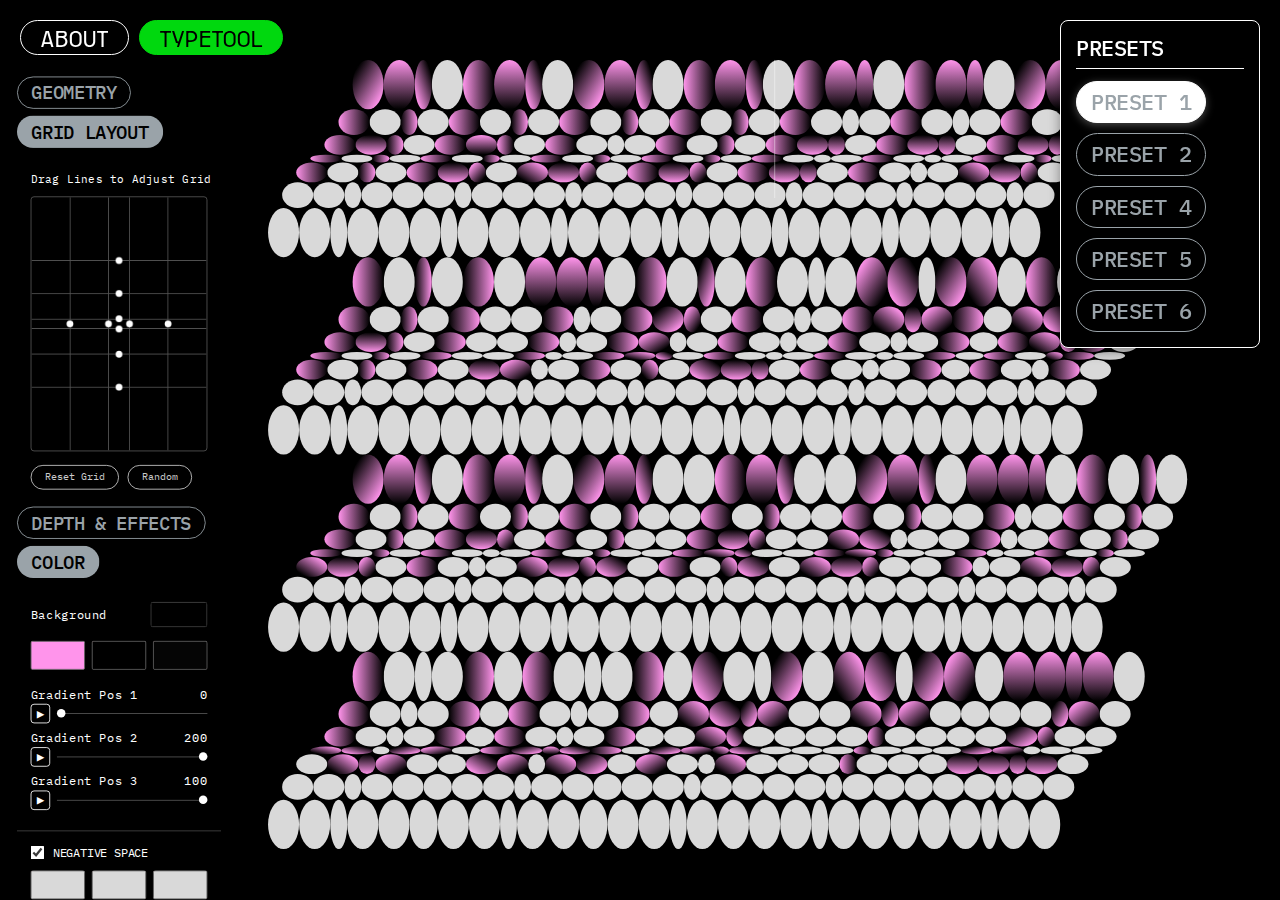
<file: tool.html>
<!DOCTYPE html>
<html lang="en">
<head>
    <meta charset="UTF-8">
    <meta name="viewport" content="width=device-width, initial-scale=1.0">
    <title>Riff</title>
    <!-- Importing the styles -->
    <link rel="stylesheet" href="styles.css"></link>
    <script type="text/javascript" src="vendor/lodash.js"></script>
</head>
<body>
    <nav class="global-nav">
        <a href="index.html">ABOUT</a>
        <a href="tool.html" class="active">TYPETOOL</a>
    </nav>
    <div id="container">
        <!-- Your Contents -->
        <aside>
            <div id="footer"></div>
            <div id="controls"></div>
        </aside>

        <main id="main">
   
            <!-- Preview glyph -->
            <section id="typing" contenteditable="false">
                <svg viewBox="0 0 1000 1000" id="svg-text"></svg>
            </section>

            <!-- 预设控制栏 -->
            <div id="preset-panel">
                <div class="preset-header">预设</div>
                <div id="preset-buttons"></div>
            </div>

            <!--  -->
            <footer id="footer">
            </footer>
        </main>
    </div>
    <!-- Importing the script at the bottom! -->
     <!-- This is our Font file -->
    <script type="text/javascript" src="scripts/font.js"></script>
    <!-- This is our pixel shape -->
    <script type="text/javascript" src="scripts/renderPixel.js"></script>
    <!-- This includes the main logic for rendering glyphs -->
    <script type="text/javascript" src="scripts/script.js"></script>

    <!-- Interactive Parts -->
    
    <!-- This is our controls file – it affects the rendering of our glyphs -->
    <script type="text/javascript" src="scripts/controls.js"></script>
    <!-- 预设管理器 -->
    <script type="text/javascript" src="scripts/presets.js"></script>
</body>
</html>
</file>
<file: styles.css>
* {
    margin: 0;
    padding: 0;
    box-sizing: border-box;
}

body {
    font-family: 'Helvetica Neue', Helvetica, Arial, sans-serif;
    background-color: #ffffff;
    color: #000000;
}

/* ===== 字体声明 (已修复：拆分定义) ===== */
@font-face {
    font-family: 'PP Rader';
    src: url('./fonts/PPRader-Regular.otf') format('opentype');
    font-weight: normal;
    font-style: normal;
}

@font-face {
    font-family: 'ZNVT9';
    src: url('./fonts/ZNVT9.otf') format('opentype');
    font-weight: normal;
    font-style: normal;
}

/* 修复：Regular 和 Medium 必须分开定义 */
@font-face {
    font-family: 'IBM Plex Mono';
    src: url('./fonts/IBMPlexMono-Regular.ttf') format('truetype');
    font-weight: 400;
    font-style: normal;
}

@font-face {
    font-family: 'IBM Plex Mono Medium';
    src: url('./fonts/IBMPlexMono-Medium.ttf') format('truetype');
    font-weight: 500;
    font-style: normal;
}

/* ===== 全局字体强制应用 ===== */
/* 注意：这里的 ZNVT9 会被后面的 !important 覆盖 */
label, span {
    font-family: 'ZNVT9', sans-serif !important;
    color: #9AA3A9 !important;
}

.preset-header {
    font-family: 'IBM Plex Mono Medium', monospace !important;
    font-weight: 500 !important;
    font-size: 22px !important;
    color: var(--summary-text-color, #9AA3A9) !important;
    letter-spacing: -0.5px !important;
    text-transform: uppercase;
    line-height: 1.1;
    border-bottom: 1px solid var(--text-color);
    padding-bottom: 8px;
    margin-bottom: 12px;
}

/* 专门针对控制栏标签和数值的样式覆盖 */
.control-label,
.control-value,
.pixel-shape-label,
.xy-pad-label,
.label-row label,
.label-row span {
    font-family: 'IBM Plex Mono', 'IBM Plex Mono-Regular', monospace !important;
    font-weight: 400 !important;
    color: #9AA3A9 !important;
}

/* ===== 模块 1: 全局容器与排版 ===== */

/* 全局顶部导航栏 */
.global-nav {
    position: fixed;
    top: 0;
    left: 0;
    width: 100%;
    z-index: 9999;
    padding: 20px;
    display: flex;
    gap: 10px;
    pointer-events: none;
}

.global-nav a {
    pointer-events: auto;
    font-family: 'PP Rader', 'Helvetica Neue', Helvetica, Arial, sans-serif;
    font-weight: normal;
    font-size: 22px;
    letter-spacing: 0.04em;
    
    /* 👇👇👇 修改：使用变量，自动适应背景黑白 👇👇👇 */
    color: var(--text-color); 
    border: 1px solid var(--text-color);
    background-color: transparent;
    /* 👆👆👆 修改结束 👆👆👆 */

    text-decoration: none;
    border-radius: 30px;
    padding: 7px 20px 0px 20px;
    outline: none;
    transition: all 0.2s ease;
    backdrop-filter: blur(2px);
}

.global-nav a:hover {
    /* 👇👇👇 修改：悬停时反转颜色 👇👇👇 */
    background-color: var(--text-color);
    color: var(--panel-bg-color);
    /* 👆👆👆 修改结束 👆👆👆 */
}

/* 特殊颜色保持不变 (ABOUT - 粉色) */
.global-nav a[href="about.html"]:hover {
    background-color: #FF00FF;
    color: #FFFFFF;
    border: 1px solid #FF00FF;
}

/* 特殊颜色保持不变 (TYPETOOL - 绿色) */
.global-nav a[href="index.html"]:hover {
    background-color: #00d80e;
    color: #FFFFFF;
    border: 1px solid #00d80e;
}

/* 激活状态 */
.global-nav a[href="index.html"]:active,
.global-nav a[href="index.html"].active {
    background-color: #00d80e !important;
    color: #000000 !important;
    border: 1px solid #00d80e !important;
}

.global-nav a[href="about.html"]:active,
.global-nav a[href="about.html"].active {
    background-color: #FF00FF !important;
    color: #FFFFFF !important;
    border: 1px solid #FF00FF !important;
}

/* 兜底逻辑 (nth-child) */
.global-nav a:nth-child(1):hover,
.global-nav a:nth-child(1):active,
.global-nav a:nth-child(1).active {
    background-color: #FF00FF !important;
    color: #000000 !important;
    border: 1px solid #FF00FF !important;
}

.global-nav a:nth-child(2):hover,
.global-nav a:nth-child(2):active,
.global-nav a:nth-child(2).active {
    background-color: #00d80e !important;
    color: #000000 !important;
    border: 1px solid #00d80e !important;
}

#container {
    display: grid;
    grid-template-columns: 238px 1fr;
    height: 100vh;
    width: 100vw;
    position: relative;
    overflow: hidden;
    transform: none;
    border-radius: 0;
    box-shadow: none;
}

aside {
    background-color: var(--panel-bg-color);
    color: var(--text-color);
    font-family: 'Helvetica Neue', Helvetica, Arial, sans-serif;
    width: 280px; 
    height: 117.65vh; 
    position: relative;
    padding: 20px;
    padding-top: 70px; 
    overflow-y: auto;
    display: flex;
    flex-direction: column;
    border-right: none;
    scrollbar-width: none;
    -ms-overflow-style: none;
    transform: scale(0.85);
    transform-origin: top left;
}

aside::-webkit-scrollbar {
    display: none;
}

#controls {
    flex: 1;
    display: flex;
    flex-direction: column;
    gap: 0;
}

#preview, #typing {
    display: flex;
    align-items: center;
    justify-content: center;
    padding: 30px;
    width: 100%;
    height: 100%;
}

#typing {
    position: relative;
    cursor: text;
}

#main {
    display: flex;
    align-items: center;
    justify-content: center;
    height: 100%;
    width: 100%;
    overflow: auto;
    background-color: #ffffff;
}

svg {
    overflow: visible;
    width: 100%;
    height: auto;
}

.grid line {
    stroke: none;
}

svg.showGrid .grid line {
    stroke: gray !important;
}

/* ===== 模块 2: 可折叠面板头部 (Accordion Header) ===== */

details {
    margin-top: 0;
    margin-bottom: 8px;
    position: relative;
    background-color: var(--panel-bg-color);
    color: var(--text-color);
}

/* 默认状态 */
details > summary {
    list-style: none;
    cursor: pointer;
    padding: 6px 16px; /* 稍微增加垂直padding */
    background-color: var(--panel-bg-color);
    
    /* 强制使用 Medium 字体 */
    font-family: 'IBM Plex Mono Medium', monospace !important;
    font-weight: 500 !important;
    font-size: 22px !important;
    
    letter-spacing: -0.5px !important;
    text-transform: uppercase;
    line-height: 1.1;
    border-radius: 999px;
    border: 1px solid var(--summary-text-color, #9AA3A9);
    outline: none;
    display: inline-flex;
    align-items: center;
    justify-content: center;
    width: fit-content;
    overflow: hidden;
    user-select: none;
    transition: background-color 0.3s ease, border-radius 0.3s ease, margin-bottom 0.3s ease;
    margin-bottom: 0;
    color: var(--summary-text-color, #9AA3A9) !important;
}

details > summary::-webkit-details-marker {
    display: none;
}

/* 激活/展开状态 */
details[open] > summary {
    background-color: #9AA3A9 !important;
    color: #000000 !important;
    border-color: transparent !important;
    border-radius: 999px !important;
    margin-bottom: 16px !important;
    
    /* 展开后保持 Medium 字体 */
    font-family: 'IBM Plex Mono Medium', monospace !important;
    font-weight: 500 !important;
    font-size: 22px !important;
}

/* 强制展开状态下的所有子元素也继承字体 */
details[open] > summary * {
    color: #000000 !important;
    font-family: 'IBM Plex Mono Medium', monospace !important;
}

/* ===== 模块 3: 面板内容区域 ===== */

.control-row {
    display: flex;
    flex-direction: row;
    align-items: center;
    gap: 4px;
    padding: 0 8px;
    margin-bottom: 2px !important;
    padding-top: 0;
    padding-bottom: 0;
}

.control-row:last-child {
    margin-bottom: 0;
}

.control-label {
    font-family: 'Helvetica Neue', Helvetica, Arial, sans-serif;
    font-weight: 500;
    font-size: 12px;
    color: var(--text-color);
    white-space: nowrap;
    flex-shrink: 0;
    flex-basis: 100px;
}

.control-slider {
    flex: 1;
    min-width: 60px;
    background-color: #1a1a1a;
    padding: 2px 8px;
    height: 24px;
    border-radius: 4px;
}

input[type="range"] {
    width: 100%;
    height: 12px;
    border-radius: 0;
    background: transparent;
    outline: none;
    -webkit-appearance: none;
    appearance: none;
    cursor: pointer;
    margin: 0;
    display: block;
}

input[type="range"]::-webkit-slider-runnable-track {
    width: 100%;
    height: 0px !important;
    background: transparent;
    border-bottom: 1px solid #555555;
    border-radius: 0;
    border-top: none;
    border-left: none;
    border-right: none;
}

input[type="range"]::-webkit-slider-thumb {
    -webkit-appearance: none;
    appearance: none;
    width: 10px;
    height: 10px;
    border-radius: 50%;
    background: var(--text-color);
    cursor: pointer;
    border: none;
    box-shadow: 0 2px 4px rgba(0, 0, 0, 0.3);
    margin-top: -5px;
}

input[type="range"]::-moz-range-track {
    width: 100%;
    height: 0px !important;
    background: transparent;
    border-bottom: 1px solid #555555;
    border-radius: 0;
}

input[type="range"]::-moz-range-thumb {
    width: 10px;
    height: 10px;
    border-radius: 50%;
    background: var(--text-color);
    cursor: pointer;
    border: none;
    box-shadow: 0 2px 4px rgba(0, 0, 0, 0.3);
}

.control-value {
    font-family: 'Helvetica Neue', Helvetica, Arial, sans-serif;
    font-weight: 500;
    font-size: 12px;
    color: var(--text-color);
    white-space: nowrap;
    flex-shrink: 0;
    margin-left: auto;
    min-width: 40px;
    text-align: right;
}

/* ===== 模块 4: XY 坐标轴控制器 ===== */

.xy-pad-wrapper {
    padding: 10px 16px;
    margin-bottom: 8px;
}

.xy-pad-label {
    font-family: 'Helvetica Neue', Helvetica, Arial, sans-serif;
    font-weight: 500;
    font-size: 12px;
    color: var(--text-color);
    margin-bottom: 8px;
    display: block;
}

.xy-pad-container {
    width: 140px;
    height: 140px;
    background-color: var(--panel-bg-color);
    border: 1px solid var(--text-color);
    border-radius: 4px;
    position: relative;
    cursor: crosshair;
    margin: 0 auto;
}

.xy-pad-axis-h {
    position: absolute;
    width: 100%;
    height: 1px;
    background-color: var(--text-color);
    top: 50%;
    left: 0;
    pointer-events: none;
}

.xy-pad-axis-v {
    position: absolute;
    width: 1px;
    height: 100%;
    background-color: var(--text-color);
    left: 50%;
    top: 0;
    pointer-events: none;
}

.xy-pad-handle {
    position: absolute;
    width: 8px;
    height: 8px;
    background-color: var(--text-color);
    border-radius: 50%;
    border: none;
    top: 50%;
    left: 50%;
    transform: translate(-50%, -50%);
    cursor: grab;
    pointer-events: auto;
    box-shadow: 0 2px 4px rgba(0, 0, 0, 0.5);
}

.xy-pad-handle:active {
    cursor: grabbing;
}

.xy-pad-labels {
    position: absolute;
    width: 100%;
    height: 100%;
    pointer-events: none;
    font-family: 'Helvetica Neue', Helvetica, Arial, sans-serif;
    font-size: 10px;
    color: var(--text-color);
}

.xy-pad-label-top {
    position: absolute;
    top: -15px;
    right: 0;
    font-size: 10px;
}

.xy-pad-label-right {
    position: absolute;
    bottom: 0;
    right: -18px;
    font-size: 10px;
}

/* ===== 底部导航 ===== */

#footer {
    display: flex;
    gap: 8px;
    justify-content: flex-start;
    margin-bottom: 20px;
    flex-wrap: wrap;
}

.capsule-btn {
    font-family: 'Helvetica Neue', Helvetica, Arial, sans-serif;
    font-weight: 500;
    font-size: 11px;
    color: var(--text-color);
    background-color: transparent;
    border: 1px solid var(--text-color);
    border-radius: 50px;
    padding: 6px 14px;
    cursor: pointer;
    text-decoration: none;
    display: inline-block;
    transition: all 0.2s ease;
    outline: none;
    line-height: 1.2;
}

@keyframes jelly {
    0% { transform: scale(1, 1); }
    30% { transform: scale(1.25, 0.75); }
    40% { transform: scale(0.75, 1.25); }
    50% { transform: scale(1.15, 0.85); }
    65% { transform: scale(0.95, 1.05); }
    75% { transform: scale(1.05, 0.95); }
    100% { transform: scale(1, 1); }
}

.capsule-btn:hover {
    background-color: var(--text-color);
    color: var(--panel-bg-color);
    border-color: var(--text-color);
    animation: jelly 0.6s ease-in-out;
}

.capsule-btn:active {
    background-color: #E8E8E8;
    color: #000000;
}

/* ===== 其他元素 ===== */

select {
    width: 100%;
    padding: 8px 12px;
    margin: 8px 0;
    border: 1px solid #CCCCCC;
    border-radius: 4px;
    font-family: 'Helvetica Neue', Arial, sans-serif;
    font-size: 12px;
    background-color: #f9f9f9;
    cursor: pointer;
    color: #333333;
}

details[open] select {
    background-color: #f5f5f5;
}

select:hover {
    border-color: #999999;
}

select:focus {
    outline: none;
    border-color: #0066cc;
    box-shadow: 0 0 4px rgba(0, 102, 204, 0.5);
}

input[type="color"] {
    width: 100%;
    height: 40px;
    padding: 2px;
    border: 1px solid #CCCCCC;
    border-radius: 4px;
    cursor: pointer;
    margin: 8px 0;
}

input[type="color"]:hover {
    border-color: #999999;
}

input[type="color"]:focus {
    outline: none;
    border-color: #0066cc;
    box-shadow: 0 0 4px rgba(0, 102, 204, 0.5);
}

/* ===== 重构：颜色面板色块样式 ===== */
.color-palette-input {
    -webkit-appearance: none;
    appearance: none;
    background: none;
    border: none !important;
    padding: 0 !important;
    height: 100% !important;
    width: 100% !important;
    margin: 0 !important;
    border-radius: 2px;
    overflow: hidden;
    position: relative;
    z-index: 1;
    cursor: pointer;
}

.color-palette-input::-webkit-color-swatch-wrapper {
    padding: 0; 
}

.color-palette-input::-webkit-color-swatch {
    border: 1px solid #555555; 
    border-radius: 2px;
}

.color-palette-input::-moz-color-swatch {
    border: 1px solid #555555;
    border-radius: 2px;
}

.transparency-bg {
    position: absolute;
    top: 0;
    left: 0;
    width: 100%;
    height: 100%;
    z-index: 0;
    border: 1px solid #555555;
    border-radius: 2px;
    background-color: #ffffff;
    background-image: linear-gradient(to top right, 
        transparent calc(50% - 1.5px), 
        #ff0000 calc(50% - 1.5px), 
        #ff0000 calc(50% + 1.5px), 
        transparent calc(50% + 1.5px)
    );
}

.clear-color-btn {
    position: absolute;
    top: -6px;
    right: -6px;
    width: 16px; 
    height: 16px;
    border-radius: 50%;
    background-color: #ffffff;
    border: 1px solid #999;
    z-index: 2;
    cursor: pointer;
    box-shadow: 0 1px 3px rgba(0,0,0,0.2);
    opacity: 0;
    transition: opacity 0.2s ease, transform 0.2s ease;
    background-image: linear-gradient(45deg, 
        transparent 42%, 
        red 42%, 
        red 58%, 
        transparent 58%
    );
}

.clear-color-btn:hover {
    transform: scale(1.1);
}

.color-input-wrapper:hover .clear-color-btn {
    opacity: 1;
}

/* ===== 预设面板 ===== */

#preset-panel {
    position: fixed;
    top: 20px;
    right: 20px;
    background: var(--panel-bg-color);
    border: 1px solid var(--text-color);
    border-radius: 8px;
    padding: 15px;
    box-shadow: 0 4px 12px rgba(0, 0, 0, 0.4);
    z-index: 200;
    min-width: 200px;
}

.preset-header {
    font-size: 14px;
    font-weight: bold;
    margin-bottom: 12px;
    color: var(--text-color);
    border-bottom: 1px solid var(--text-color);
    padding-bottom: 8px;
}

#preset-buttons {
    display: flex;
    flex-direction: column;
    gap: 10px;
}


.preset-btn {
    font-family: 'IBM Plex Mono Medium', monospace !important;
    font-weight: 500 !important;
    font-size: 22px !important;
    color: var(--summary-text-color, #9AA3A9) !important;
    letter-spacing: -0.5px !important;
    text-transform: uppercase;
    line-height: 1.1;
    border-radius: 999px;
    border: 1px solid var(--summary-text-color, #9AA3A9);
    outline: none;
    display: inline-flex;
    align-items: center;
    justify-content: center;
    width: fit-content;
    overflow: hidden;
    user-select: none;
    transition: background-color 0.3s ease, border-radius 0.3s ease, margin-bottom 0.3s ease;
    margin-bottom: 0;
    padding: 8px 14px;
    background: transparent;
    cursor: pointer;
}

.preset-btn:hover {
    background: var(--text-color);
    color: var(--panel-bg-color);
    border-color: var(--text-color);
    transform: translateY(-1px);
    box-shadow: 0 2px 6px rgba(255, 255, 255, 0.2);
}

.preset-btn.active {
    background: var(--text-color);
    color: var(--panel-bg-color);
    border-color: var(--text-color);
    box-shadow: 0 2px 8px rgba(255, 255, 255, 0.3);
}

#preset-buttons > :nth-child(3) {
    display: none;
}

/* ===== 滚动条美化 ===== */

aside::-webkit-scrollbar-track {
    background: #1a1a1a;
}

aside::-webkit-scrollbar-thumb {
    background: #444444;
    border-radius: 3px;
}

aside::-webkit-scrollbar-thumb:hover {
    background: #555555;
}

/* ===== Advanced Controls 区域 ===== */

.advanced-controls-section {
    margin-bottom: 12px;
    position: relative;
    background-color: var(--panel-bg-color);
    color: var(--text-color);
}

.advanced-controls-header {
    list-style: none;
    cursor: pointer;
    padding: 10px 16px;
    background-color: var(--panel-bg-color);
    color: var(--text-color);
    font-family: 'Helvetica Neue', Helvetica, Arial, sans-serif;
    font-weight: 700;
    font-size: 16px;
    border-radius: 50px;
    border: 1px solid var(--text-color);
    outline: none;
    display: inline-block;
    width: fit-content;
    overflow: hidden;
    user-select: none;
    transition: all 0.3s ease;
    margin-bottom: 12px;
}

.advanced-controls-header:hover {
    background-color: var(--text-color);
    color: var(--panel-bg-color);
    border-radius: 50px;
    border: 1px solid transparent;
}

.advanced-controls-content {
    display: none;
}

.advanced-controls-content.open {
    display: block;
}

/* ===== Pixel Shape Icon Buttons ===== */

.pixel-shape-group {
    display: flex;
    gap: 8px;
    padding: 8px 16px;
    margin-bottom: 8px;
    align-items: center;
}

.pixel-shape-label {
    font-family: 'Helvetica Neue', Helvetica, Arial, sans-serif;
    font-weight: 500;
    font-size: 12px;
    color: var(--text-color);
    white-space: nowrap;
    flex-shrink: 0;
}

.pixel-shape-buttons {
    display: flex;
    gap: 8px;
    flex: 1;
}

.pixel-shape-btn {
    width: 36px;
    height: 36px;
    border: 2px solid var(--text-color);
    background-color: transparent;
    border-radius: 4px;
    cursor: pointer;
    display: flex;
    align-items: center;
    justify-content: center;
    transition: all 0.2s ease;
    position: relative;
}

.pixel-shape-btn:hover {
    border-color: var(--text-color);
    box-shadow: 0 2px 4px rgba(255, 255, 255, 0.2);
}

.pixel-shape-btn.active {
    background-color: var(--text-color);
    border-color: var(--text-color);
}

.pixel-shape-btn.circle-btn::before {
    content: '';
    width: 14px;
    height: 14px;
    border-radius: 50%;
    background-color: currentColor;
}

.pixel-shape-btn.circle-btn {
    color: var(--text-color);
}

.pixel-shape-btn.circle-btn.active {
    color: var(--panel-bg-color);
}

.pixel-shape-btn.square-btn::before {
    content: '';
    width: 14px;
    height: 14px;
    background-color: currentColor;
}

.pixel-shape-btn.square-btn {
    color: var(--text-color);
}

.pixel-shape-btn.square-btn.active {
    color: var(--panel-bg-color);
}

/* ===== 恢复播放按钮样式 ===== */

.offset-play-btn {
    width: 23px;
    height: 23px;
    min-width: 23px;
    padding: 0;
    background-color: transparent;
    color: var(--text-color);
    border: 1px solid var(--text-color);
    border-radius: 4px;
    cursor: pointer;
    display: flex;
    align-items: center;
    justify-content: center;
    transition: all 0.2s ease;
    font-size: 10px;
    font-weight: bold;
    flex-shrink: 0;
    font-family: 'Helvetica Neue', Helvetica, Arial, sans-serif;
}

.offset-play-btn:hover {
    background-color: #444444;
    border-color: var(--text-color);
    box-shadow: 0 2px 4px rgba(255, 255, 255, 0.2);
}

.offset-play-btn.playing {
    background-color: var(--text-color);
    border-color: var(--text-color);
    color: var(--panel-bg-color);
}

.offset-play-btn.playing:hover {
    background-color: #E8E8E8;
    border-color: #E8E8E8;
    color: var(--panel-bg-color);
}

:root {
    --panel-bg-color: #000000;
    --text-color: #FFFFFF;
}

/* ===== 光标动画 ===== */
@keyframes blink {
    0%, 100% { opacity: 1; }
    50% { opacity: 0; }
}

.typing-cursor {
    animation: blink 1s step-end infinite;
    pointer-events: none;
    transition: opacity 0.3s ease; /* 让消失变平滑一点 */
}

/* 隐藏状态：透明，且停止闪烁 */
.typing-cursor.hidden {
    opacity: 0 !important;
    animation: none;
}
</file>
